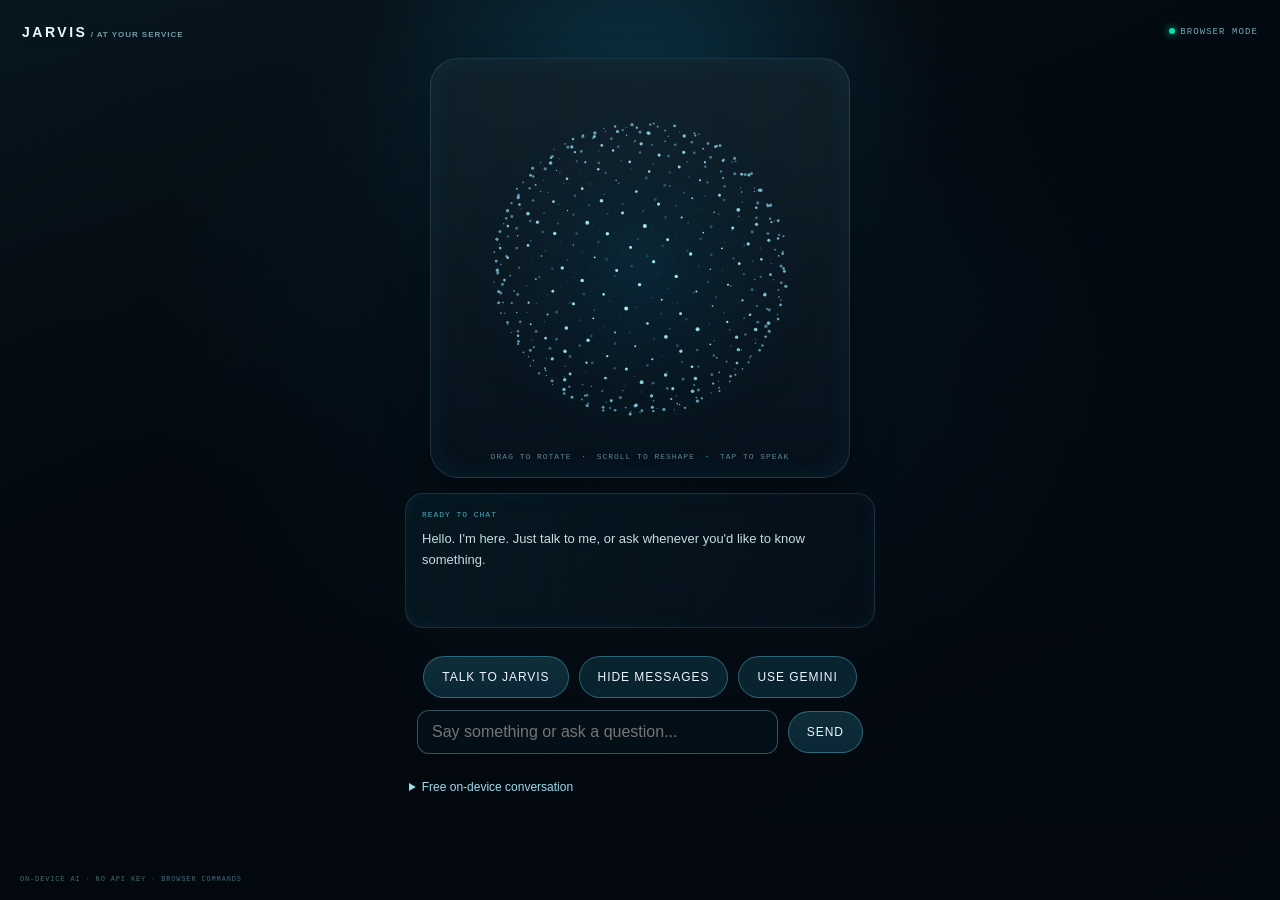
<file: index.html>
<!doctype html>
<html lang="en">
  <head>
    <meta charset="utf-8">
    <meta name="viewport" content="width=device-width, initial-scale=1">
    <meta name="theme-color" content="#101a22">
    <meta name="apple-mobile-web-app-capable" content="yes">
    <meta name="apple-mobile-web-app-status-bar-style" content="black-translucent">
    <link rel="apple-touch-icon" href="icon-180.png">
    <link rel="manifest" href="manifest.webmanifest">
    <title>Jarvis</title>
    <link rel="stylesheet" href="panel.css">
  </head>
  <body>
    <main class="interface">
      <header class="header">
        <div class="brand">JARVIS<span class="brand-dot"> / AT YOUR SERVICE</span></div>
        <div class="system-state"><span class="state-light"></span><span id="system-state">READY</span></div>
      </header>

      <section class="stage" aria-label="Interactive three-dimensional particle orb">
        <canvas id="orb" width="360" height="360" role="button" tabindex="0"
          aria-label="Jarvis particle orb. Click to start or stop voice listening. Drag to rotate; scroll to zoom and change particle spread."></canvas>
        <div class="orb-instruction">DRAG TO ROTATE <span>·</span> SCROLL TO RESHAPE <span>·</span> TAP TO SPEAK</div>
      </section>

      <section class="conversation" aria-live="polite" aria-atomic="false">
        <div id="status" class="status">JARVIS IS READY</div>
        <div id="transcript" class="transcript"></div>
        <div id="answer" class="answer">Hello. I'm here. What would you like to talk about?</div>
      </section>

      <div class="controls" aria-label="Voice and text controls">
        <button id="voice-toggle" class="action-button" type="button">Talk to Jarvis</button>
        <button id="manual-toggle" class="action-button secondary" type="button">Type a message</button>
        <button id="gemini-toggle" class="action-button secondary" type="button">Use Gemini</button>
      </div>

      <div id="manual-input-wrap" class="manual-input-wrap" aria-live="polite">
        <input id="manual-input" type="text" maxlength="200" placeholder="Say something or ask a question..." />
        <button id="manual-submit" class="action-button" type="button">Send</button>
      </div>

      <details id="ai-settings" class="ai-settings">
        <summary>Free on-device conversation</summary>
        <div class="ai-settings-content">
          <p id="local-ai-description">Jarvis runs its conversation model on this device. No AI account, API key, or paid AI service is used. The first general conversation downloads the model (hundreds of MB); Wi-Fi is recommended. Use Gemini to open Google's Gemini app or website instead; your last message is copied for you to paste there and is not sent automatically.</p>
          <div id="local-ai-status" class="local-ai-status" role="status">The free model loads the first time you send a message.</div>
        </div>
      </details>

      <footer class="footer">
        <span>ON-DEVICE AI · NO API KEY · BROWSER COMMANDS</span>
      </footer>
    </main>
    <script src="panel.js"></script>
  </body>
</html>
</file>
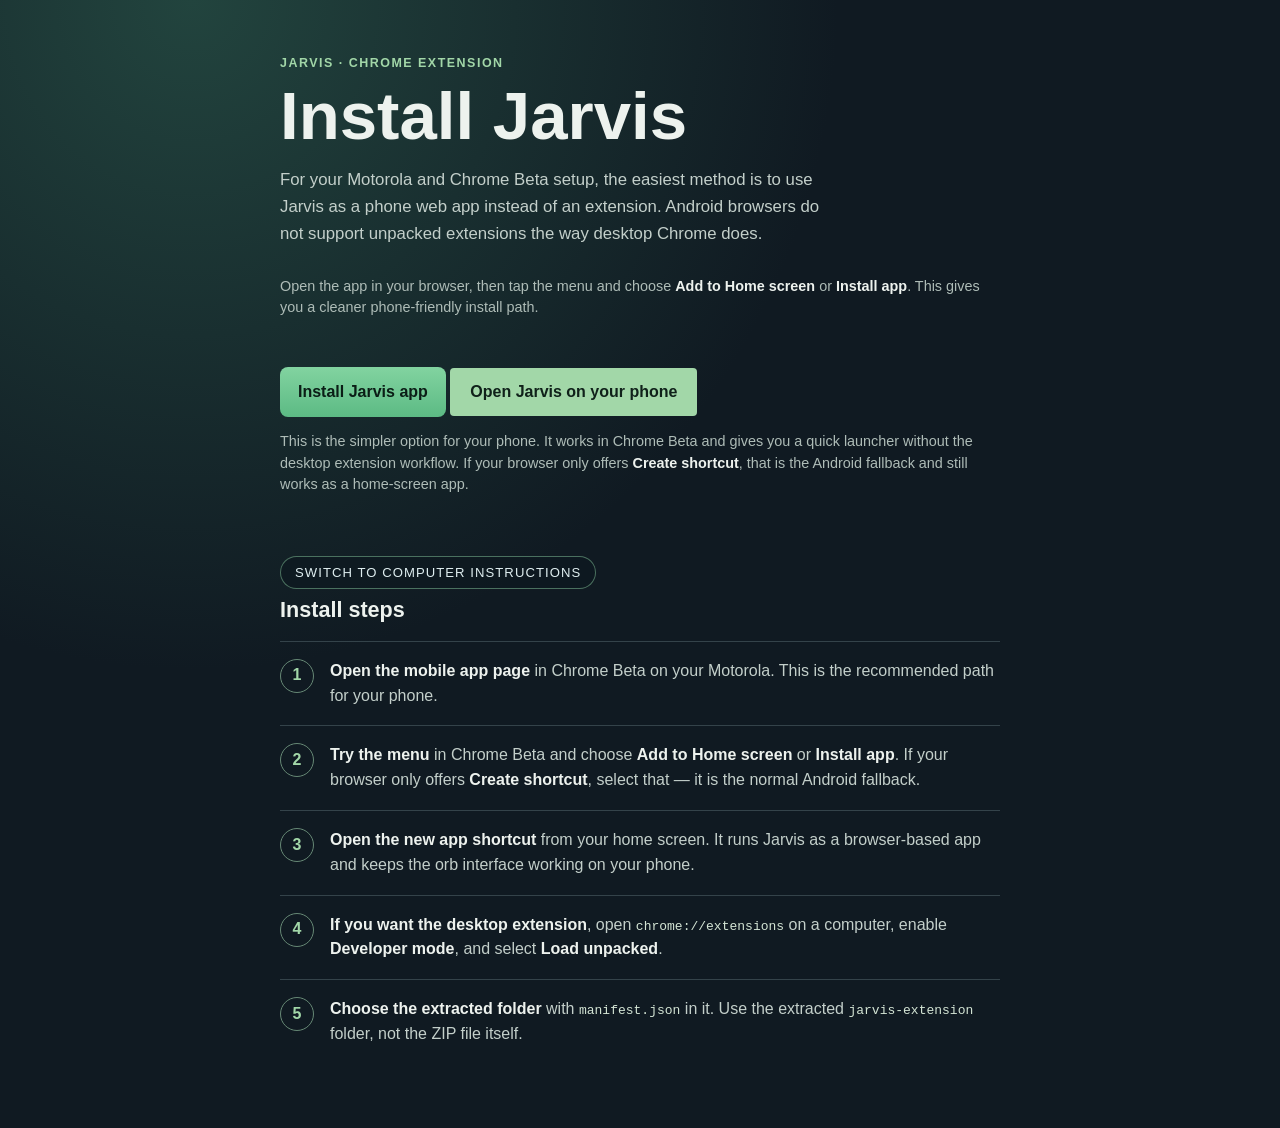
<file: install.html>
<!doctype html>
<html lang="en">
  <head>
    <meta charset="utf-8">
    <meta name="viewport" content="width=device-width, initial-scale=1">
    <meta name="theme-color" content="#101a22">
    <link rel="manifest" href="manifest.webmanifest">
    <title>Install Jarvis</title>
    <style>
      :root {
        color-scheme: dark;
        font-family: "Trebuchet MS", "Segoe UI", sans-serif;
        background: #101a22;
        color: #edf2ee;
        font-synthesis: none;
      }

      * { box-sizing: border-box; }

      body {
        min-height: 100vh;
        margin: 0;
        background: radial-gradient(ellipse at 15% 0%, #22443e 0, transparent 42%), #101a22;
      }

      main {
        width: min(720px, calc(100% - 32px));
        margin: 0 auto;
        padding: 56px 0 64px;
      }

      .eyebrow {
        margin: 0 0 12px;
        color: #a2d7a8;
        font-size: 0.78rem;
        font-weight: 700;
        letter-spacing: 0.12em;
        text-transform: uppercase;
      }

      h1 {
        margin: 0;
        font-size: clamp(2.4rem, 8vw, 4.2rem);
        line-height: 1;
      }

      .intro {
        max-width: 560px;
        margin: 18px 0 28px;
        color: #c3cfca;
        font-size: 1.05rem;
        line-height: 1.6;
      }

      .download {
        display: inline-flex;
        min-height: 48px;
        align-items: center;
        justify-content: center;
        padding: 0 20px;
        border: 0;
        border-radius: 4px;
        background: #a2d7a8;
        color: #10211a;
        font-size: 1rem;
        font-weight: 700;
        text-decoration: none;
      }

      .install-button {
        display: inline-flex;
        min-height: 50px;
        align-items: center;
        justify-content: center;
        padding: 0 18px;
        border: 0;
        border-radius: 8px;
        background: linear-gradient(180deg, #82d3a0, #5cba84);
        color: #0b1d16;
        font-size: 1rem;
        font-weight: 800;
        cursor: pointer;
        margin-top: 8px;
      }

      .download:hover { background: #c0edc2; }
      .download:focus-visible, a:focus-visible { outline: 3px solid #fff; outline-offset: 3px; }

      .toggle {
        margin: 20px 0 8px;
        display: inline-flex;
        align-items: center;
        gap: 8px;
        border: 1px solid rgba(136, 202, 158, 0.5);
        border-radius: 999px;
        background: rgba(13, 25, 32, 0.7);
        color: #dfeef0;
        padding: 8px 14px;
        cursor: pointer;
        font-size: 0.82rem;
        letter-spacing: 0.08em;
        text-transform: uppercase;
      }

      .note {
        margin: 14px 0 40px;
        color: #aebcb7;
        font-size: 0.9rem;
        line-height: 1.5;
      }

      h2 {
        margin: 0 0 18px;
        font-size: 1.35rem;
      }

      ol {
        margin: 0;
        padding: 0;
        list-style: none;
        counter-reset: install-step;
      }

      li {
        display: grid;
        grid-template-columns: 36px 1fr;
        gap: 14px;
        padding: 17px 0;
        border-top: 1px solid #34434a;
        color: #c3cfca;
        line-height: 1.55;
        counter-increment: install-step;
      }

      li::before {
        display: grid;
        width: 32px;
        height: 32px;
        place-items: center;
        border: 1px solid #668875;
        border-radius: 50%;
        color: #a2d7a8;
        content: counter(install-step);
        font-weight: 700;
      }

      strong { color: #edf2ee; }
      code { color: #d4e5d5; }

      @media (max-width: 480px) {
        main { padding-top: 36px; }
        .intro { font-size: 1rem; }
      }
    </style>
  </head>
  <body>
    <main>
      <p class="eyebrow">JARVIS · Chrome extension</p>
      <h1>Install Jarvis</h1>
      <div id="phone-view">
        <p class="intro">For your Motorola and Chrome Beta setup, the easiest method is to use Jarvis as a phone web app instead of an extension. Android browsers do not support unpacked extensions the way desktop Chrome does.</p>
        <p class="note">Open the app in your browser, then tap the menu and choose <strong>Add to Home screen</strong> or <strong>Install app</strong>. This gives you a cleaner phone-friendly install path.</p>
        <button id="install-app" class="install-button" type="button">Install Jarvis app</button>
        <a class="download" href="index.html">Open Jarvis on your phone</a>
        <p class="note">This is the simpler option for your phone. It works in Chrome Beta and gives you a quick launcher without the desktop extension workflow. If your browser only offers <strong>Create shortcut</strong>, that is the Android fallback and still works as a home-screen app.</p>
      </div>

      <div id="desktop-view" style="display:none;">
        <p class="intro">If you still want the desktop extension version, download the package, extract it, and load its folder in Chrome. This setup takes a few minutes and is for a computer.</p>
        <p class="note">Chrome requires this one-time unpacked-extension step for downloads outside the Chrome Web Store. Keep the extracted folder where it is; Chrome loads the extension from that folder.</p>
        <a class="download" href="jarvis-extension.zip" download>Download Jarvis for Chrome</a>
      </div>

      <button id="toggle-mode" class="toggle" type="button" aria-label="Switch between phone and computer install steps">Switch to computer instructions</button>

      <section aria-labelledby="steps-heading">
        <h2 id="steps-heading">Install steps</h2>
        <ol id="install-steps">
          <li><span><strong>Open the mobile app page</strong> in Chrome Beta on your Motorola. This is the recommended path for your phone.</span></li>
          <li><span><strong>Try the menu</strong> in Chrome Beta and choose <strong>Add to Home screen</strong> or <strong>Install app</strong>. If your browser only offers <strong>Create shortcut</strong>, select that — it is the normal Android fallback.</span></li>
          <li><span><strong>Open the new app shortcut</strong> from your home screen. It runs Jarvis as a browser-based app and keeps the orb interface working on your phone.</span></li>
          <li><span><strong>If you want the desktop extension</strong>, open <code>chrome://extensions</code> on a computer, enable <strong>Developer mode</strong>, and select <strong>Load unpacked</strong>.</span></li>
          <li><span><strong>Choose the extracted folder</strong> with <code>manifest.json</code> in it. Use the extracted <code>jarvis-extension</code> folder, not the ZIP file itself.</span></li>
        </ol>
      </section>
      <script>
        const toggleMode = document.getElementById('toggle-mode');
        const phoneView = document.getElementById('phone-view');
        const desktopView = document.getElementById('desktop-view');
        const installAppButton = document.getElementById('install-app');
        let desktopMode = false;
        let installPrompt = null;

        window.addEventListener('beforeinstallprompt', (event) => {
          event.preventDefault();
          installPrompt = event;
          installAppButton.hidden = false;
        });

        installAppButton.addEventListener('click', async () => {
          if (!installPrompt) {
            alert('Use the Chrome menu: tap ⋮ then Add to Home screen or Install app.');
            return;
          }
          installPrompt.prompt();
          await installPrompt.userChoice;
          installPrompt = null;
          installAppButton.hidden = true;
        });

        toggleMode.addEventListener('click', () => {
          desktopMode = !desktopMode;
          phoneView.style.display = desktopMode ? 'none' : 'block';
          desktopView.style.display = desktopMode ? 'block' : 'none';
          toggleMode.textContent = desktopMode ? 'Switch to phone instructions' : 'Switch to computer instructions';
        });

        installAppButton.hidden = true;
      </script>
    </main>
  </body>
</html>
</file>
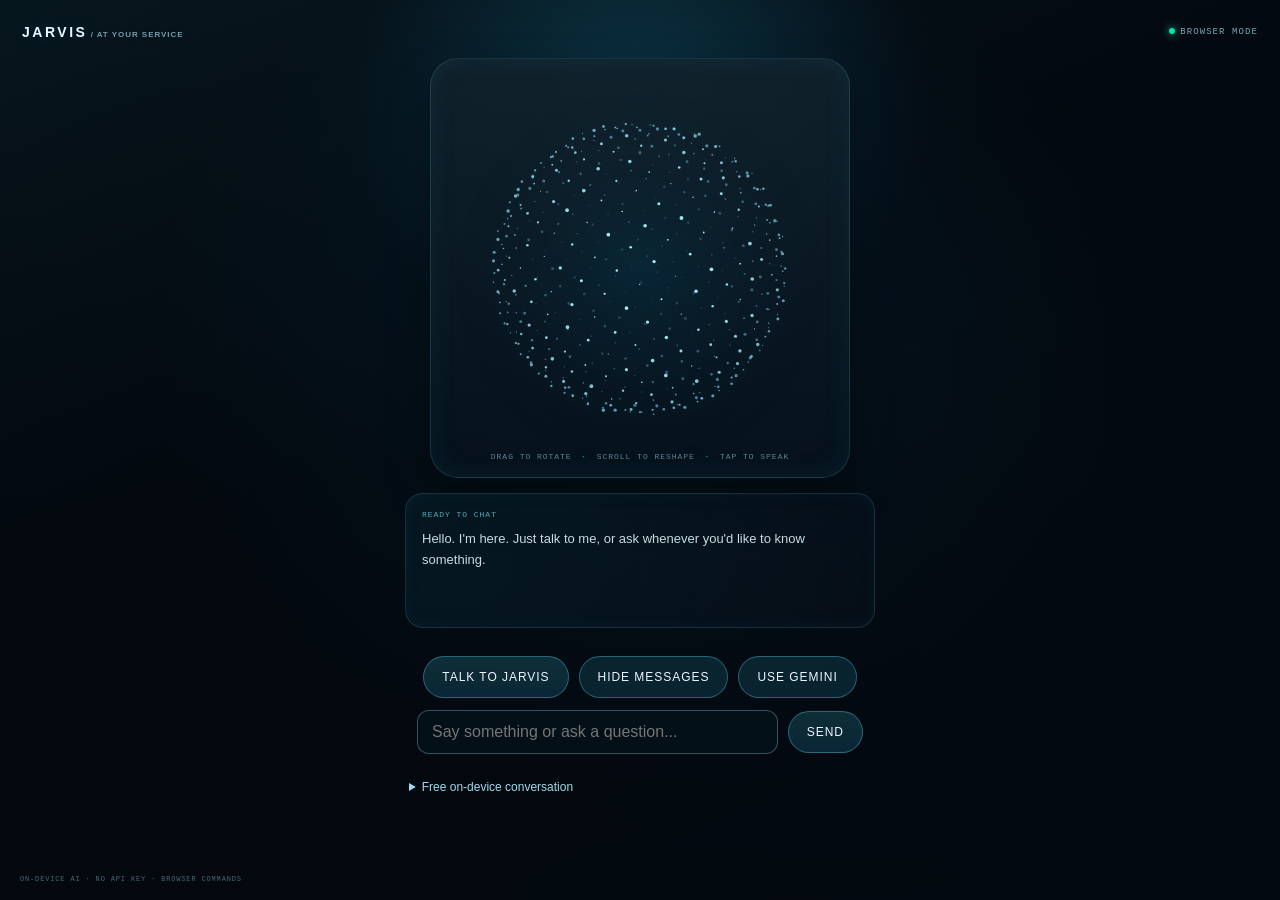
<file: panel.html>
<!doctype html>
<html lang="en">
  <head>
    <meta charset="utf-8">
    <meta name="viewport" content="width=device-width, initial-scale=1">
    <meta name="theme-color" content="#050c15">
    <title>Jarvis</title>
    <link rel="stylesheet" href="panel.css">
  </head>
  <body>
    <main class="interface">
      <header class="header">
        <div class="brand">JARVIS<span class="brand-dot"> / AT YOUR SERVICE</span></div>
        <div class="system-state"><span class="state-light"></span><span id="system-state">READY</span></div>
      </header>

      <section class="stage" aria-label="Interactive three-dimensional particle orb">
        <canvas id="orb" width="360" height="360" role="button" tabindex="0"
          aria-label="Jarvis particle orb. Click to start or stop voice listening. Drag to rotate; scroll to zoom and change particle spread."></canvas>
        <div class="orb-instruction">DRAG TO ROTATE <span>·</span> SCROLL TO RESHAPE <span>·</span> TAP TO SPEAK</div>
      </section>

      <section class="conversation" aria-live="polite" aria-atomic="false">
        <div id="status" class="status">JARVIS IS READY</div>
        <div id="transcript" class="transcript"></div>
        <div id="answer" class="answer">Hello. I'm here. What would you like to talk about?</div>
      </section>

      <div class="controls" aria-label="Voice and text controls">
        <button id="voice-toggle" class="action-button" type="button">Talk to Jarvis</button>
        <button id="manual-toggle" class="action-button secondary" type="button">Type a message</button>
        <button id="gemini-toggle" class="action-button secondary" type="button">Use Gemini</button>
      </div>

      <div id="manual-input-wrap" class="manual-input-wrap" aria-live="polite">
        <input id="manual-input" type="text" maxlength="200" placeholder="Say something or ask a question..." />
        <button id="manual-submit" class="action-button" type="button">Send</button>
      </div>

      <details id="ai-settings" class="ai-settings">
        <summary>Free on-device conversation</summary>
        <div class="ai-settings-content">
          <p id="local-ai-description">Jarvis runs its conversation model on this device. No AI account, API key, or paid AI service is used. The first general conversation downloads the model (hundreds of MB); Wi-Fi is recommended. Use Gemini to open Google's Gemini app or website instead; your last message is copied for you to paste there and is not sent automatically.</p>
          <div id="local-ai-status" class="local-ai-status" role="status">The free model loads the first time you send a message.</div>
        </div>
      </details>

      <footer class="footer">
        <span>ON-DEVICE AI · NO API KEY · BROWSER COMMANDS</span>
      </footer>
    </main>
    <script src="panel.js"></script>
  </body>
</html>
</file>
<file: panel.css>
:root {
  color-scheme: dark;
  font-family: "Segoe UI", "Helvetica Neue", sans-serif;
  background: #050c15;
  color: #d8f8ff;
  font-synthesis: none;
}

* {
  box-sizing: border-box;
}

body {
  min-width: 280px;
  min-height: 100vh;
  margin: 0;
  background:
    radial-gradient(circle at 50% 12%, rgba(33, 156, 196, 0.26), transparent 28%),
    radial-gradient(ellipse at 50% 38%, rgba(0, 110, 151, 0.18), transparent 54%),
    linear-gradient(155deg, #07171f, #03080f 40%, #020b15 100%);
}

.interface {
  min-height: 100vh;
  min-height: 100dvh;
  display: flex;
  flex-direction: column;
  align-items: center;
  padding: 22px 20px 15px;
  background: linear-gradient(180deg, rgba(8, 18, 26, 0.1), rgba(4, 8, 14, 0.7));
}

.header,
.footer {
  width: 100%;
  display: flex;
  justify-content: space-between;
  align-items: center;
  gap: 12px;
}

.header {
  padding: 2px 2px 0;
}

.controls,
.manual-input-wrap {
  width: min(100%, 470px);
  display: flex;
  gap: 10px;
  align-items: center;
  justify-content: center;
  margin: 8px auto 0;
}

.action-button {
  appearance: none;
  border: 1px solid rgba(95, 222, 255, 0.35);
  border-radius: 999px;
  background: linear-gradient(180deg, rgba(49, 156, 170, 0.25), rgba(13, 51, 70, 0.7));
  color: #edf6ff;
  cursor: pointer;
  font: inherit;
  font-size: 12px;
  letter-spacing: 0.08em;
  min-height: 42px;
  padding: 0 18px;
  text-transform: uppercase;
  touch-action: manipulation;
}

.action-button.secondary {
  background: rgba(12, 42, 55, 0.8);
}

.action-button:active {
  transform: translateY(1px);
}

.manual-input-wrap {
  margin-top: 12px;
  padding: 0 12px;
}

#manual-input {
  flex: 1;
  min-height: 44px;
  border: 1px solid rgba(112, 164, 182, 0.45);
  border-radius: 12px;
  background: rgba(4, 18, 28, 0.78);
  color: #eaf5ff;
  font: inherit;
  padding: 0 14px;
}

.ai-settings {
  width: min(100%, 470px);
  margin: 14px auto 18px;
  color: #8fb9c5;
  font-size: 12px;
}

.ai-settings summary {
  width: fit-content;
  cursor: pointer;
  color: #9dddeb;
  min-height: 40px;
  padding: 12px 4px;
  touch-action: manipulation;
}

.ai-settings-content {
  padding: 10px 12px 14px;
  border: 1px solid rgba(83, 170, 199, 0.2);
  border-radius: 14px;
  background: rgba(7, 28, 38, 0.68);
}

.ai-settings-content p {
  margin: 0 0 8px;
  line-height: 1.5;
}

.local-ai-status {
  line-height: 1.5;
}

.hidden {
  display: none !important;
}

.brand {
  color: #e5fbff;
  font-size: 14px;
  font-weight: 700;
  letter-spacing: 0.18em;
  white-space: nowrap;
  text-transform: uppercase;
  text-shadow: 0 0 18px rgba(114, 210, 255, 0.2);
}

.brand-dot {
  color: #779ca7;
  font-size: 8px;
  letter-spacing: 0.12em;
}

.system-state,
.footer,
.status,
.orb-instruction {
  font-family: Consolas, "Courier New", monospace;
  letter-spacing: 0.12em;
}

.system-state {
  color: #79a7b3;
  font-size: 9px;
  white-space: nowrap;
}

.state-light {
  display: inline-block;
  width: 6px;
  height: 6px;
  margin-right: 5px;
  border-radius: 50%;
  background: #00e3b2;
  box-shadow: 0 0 9px #00e3b2;
}

.stage {
  width: min(100%, 420px);
  height: min(52vh, 420px);
  min-height: 240px;
  margin: 18px auto 3px;
  display: flex;
  flex-direction: column;
  align-items: center;
  justify-content: center;
  padding: 18px 10px 8px;
  border-radius: 28px;
  background: linear-gradient(180deg, rgba(18, 33, 42, 0.88), rgba(6, 18, 28, 0.88));
  border: 1px solid rgba(108, 201, 233, 0.18);
  box-shadow: 0 22px 44px rgba(0, 0, 0, 0.35), inset 0 0 26px rgba(29, 111, 145, 0.14);
}

#orb {
  display: block;
  width: 100%;
  height: calc(100% - 25px);
  min-height: 210px;
  outline: none;
  cursor: grab;
  touch-action: none;
  filter: drop-shadow(0 12px 24px rgba(21, 91, 130, 0.42));
  border-radius: 22px;
}

#orb:active {
  cursor: grabbing;
}

#orb:focus-visible {
  filter: drop-shadow(0 0 12px rgba(54, 222, 255, 0.6));
}

.orb-instruction {
  color: #5c8591;
  font-size: 8px;
  text-align: center;
}

.orb-instruction span {
  padding: 0 4px;
  color: #12c8ea;
}

.conversation {
  width: min(100%, 470px);
  min-height: 135px;
  margin: 12px auto 20px;
  padding: 16px 16px 14px;
  border: 1px solid rgba(83, 170, 199, 0.2);
  border-radius: 18px;
  background: linear-gradient(100deg, rgba(7, 28, 38, 0.68), rgba(9, 20, 32, 0.4));
  box-shadow: inset 0 0 16px rgba(40, 126, 156, 0.08);
}

.status {
  margin-bottom: 9px;
  color: #4ca9bb;
  font-size: 8px;
}

.transcript {
  margin-bottom: 7px;
  color: #77d4e1;
  font-size: 11px;
  line-height: 1.5;
  overflow-wrap: anywhere;
}

.transcript:empty {
  display: none;
}

.answer {
  color: #c6dce1;
  font-size: 13px;
  line-height: 1.65;
  overflow-wrap: anywhere;
  white-space: pre-wrap;
}

.footer {
  margin-top: auto;
  color: #466973;
  font-size: 7px;
  line-height: 1.6;
}

.footer span:last-child {
  text-align: right;
}

.footer span {
  text-align: center;
}

body.is-listening .state-light {
  background: #ff7086;
  box-shadow: 0 0 10px #ff7086;
}

body.is-listening #orb {
  filter: drop-shadow(0 0 12px rgba(35, 217, 255, 0.2));
}

@media (max-width: 480px) {
  .interface {
    padding-right: 14px;
    padding-left: 14px;
  }

  .header,
  .footer {
    gap: 8px;
  }

  .brand {
    font-size: 11px;
    letter-spacing: 0.12em;
  }

  .brand-dot {
    display: none;
  }

  .controls,
  .manual-input-wrap {
    flex-direction: column;
  }

  .action-button,
  #manual-input,
  #manual-submit,
}

@media (max-height: 600px) {
  .interface {
    padding-top: 14px;
  }

  .stage {
    height: 42vh;
    min-height: 170px;
    margin-top: 8px;
  }

  #orb {
    min-height: 150px;
  }

  .conversation {
    min-height: 100px;
    margin-top: 4px;
    padding: 10px 12px;
  }
}

@media (prefers-reduced-motion: reduce) {
  *,
  *::before,
  *::after {
    scroll-behavior: auto !important;
  }
}
</file>
